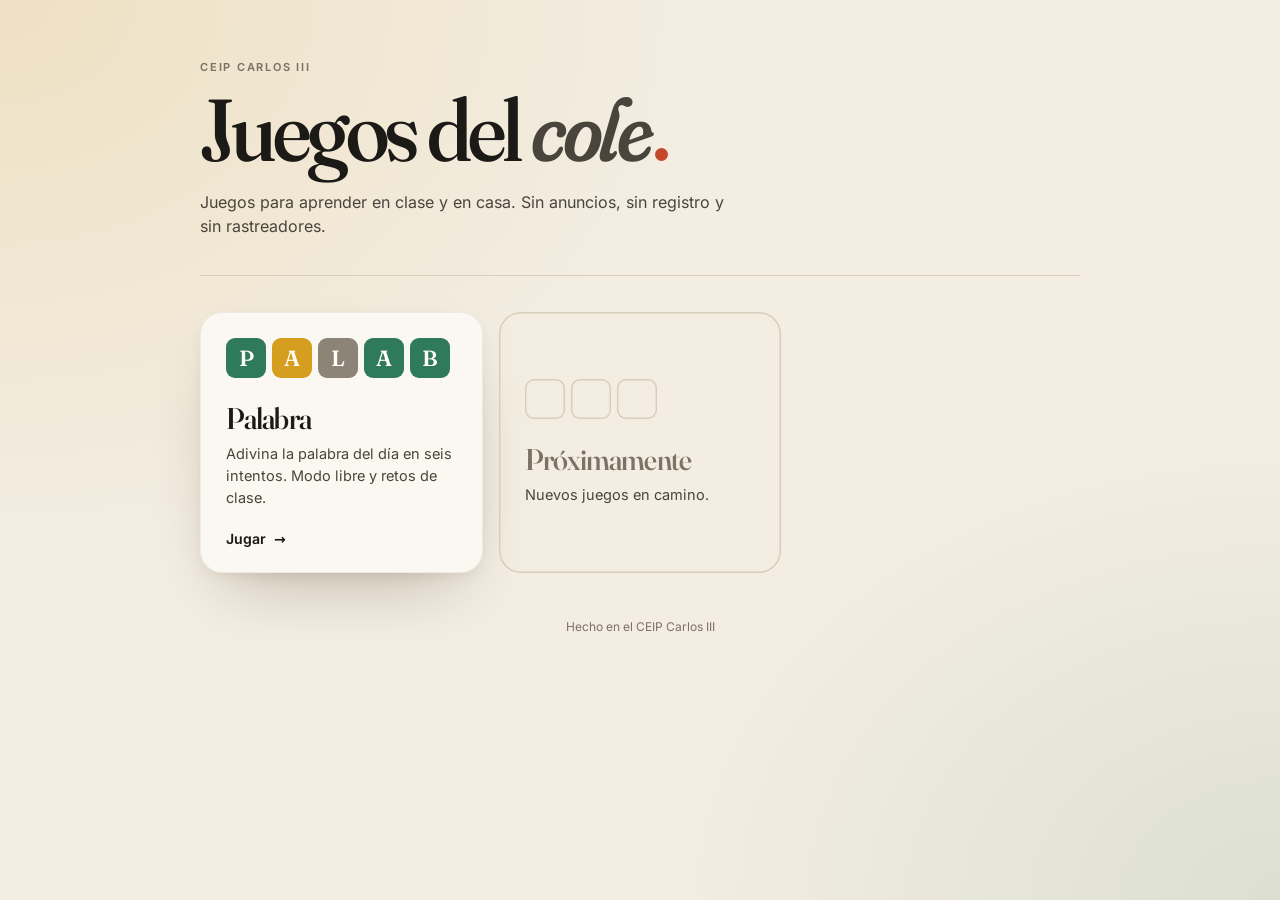
<file: index.html>
<!doctype html>
<html lang="es">
<head>
  <meta charset="utf-8">
  <meta name="viewport" content="width=device-width, initial-scale=1, viewport-fit=cover">
  <title>Juegos · CEIP Carlos III</title>
  <meta name="description" content="Los juegos del CEIP Carlos III. Sin anuncios, sin registro.">
  <meta name="theme-color" content="#F3EDE2" media="(prefers-color-scheme: light)">
  <meta name="theme-color" content="#11100E" media="(prefers-color-scheme: dark)">
  <link rel="icon" href="palabra/assets/icon.svg" type="image/svg+xml">
  <style>
    @font-face { font-family: "Fraunces"; src: url("palabra/assets/fonts/fraunces-latin-full-normal.woff2") format("woff2"); font-weight: 100 900; font-display: swap; }
    @font-face { font-family: "Fraunces"; src: url("palabra/assets/fonts/fraunces-latin-full-italic.woff2") format("woff2"); font-weight: 100 900; font-style: italic; font-display: swap; }
    @font-face { font-family: "Inter"; src: url("palabra/assets/fonts/inter-latin-wght-normal.woff2") format("woff2"); font-weight: 100 900; font-display: swap; }

    :root {
      --bg: #F3EDE2; --surface: #FBF8F2; --ink: #1C1A16; --ink-2: #4A453C; --muted: #7B7366; --line: #D8CEBC;
      --correct: #2F7A58; --present: #D69E1E; --absent: #8C8577; --accent: #C4492B;
      --shadow: 0 30px 70px -30px rgba(58, 44, 20, .35), 0 6px 18px -8px rgba(58, 44, 20, .15);
      --ease: cubic-bezier(.2, .8, .2, 1);
      color-scheme: light;
    }
    @media (prefers-color-scheme: dark) {
      :root {
        --bg: #11100E; --surface: #1B1A17; --ink: #F2ECE0; --ink-2: #CFC7B8; --muted: #8E8676; --line: #2C2A25;
        --correct: #3A9068; --present: #D2A02C; --absent: #36332E; --accent: #E0694A;
        --shadow: 0 30px 70px -30px rgba(0, 0, 0, .8), 0 6px 18px -8px rgba(0, 0, 0, .5);
        color-scheme: dark;
      }
    }
    * { box-sizing: border-box; }
    body {
      margin: 0; min-height: 100vh; min-height: 100dvh;
      background: radial-gradient(90vmax 70vmax at 0% 0%, color-mix(in srgb, var(--present) 16%, transparent), transparent 60%),
                  radial-gradient(80vmax 60vmax at 100% 100%, color-mix(in srgb, var(--correct) 12%, transparent), transparent 60%),
                  var(--bg);
      color: var(--ink); font-family: "Inter", system-ui, sans-serif; -webkit-font-smoothing: antialiased;
      padding: max(20px, env(safe-area-inset-top)) 16px 40px;
    }
    main { max-width: 880px; margin: 0 auto; }
    header { padding: 40px 0 36px; border-bottom: 1px solid var(--line); margin-bottom: 36px; animation: rise .9s var(--ease) both; }
    .eyebrow { margin: 0 0 14px; font-size: 11px; font-weight: 640; letter-spacing: .16em; text-transform: uppercase; color: var(--muted); }
    h1 {
      margin: 0; font-family: "Fraunces", Georgia, serif; font-weight: 520;
      font-size: clamp(44px, 11vw, 88px); line-height: .95; letter-spacing: -.04em;
      font-variation-settings: "opsz" 144, "SOFT" 40;
    }
    h1 em { font-style: italic; color: var(--ink-2); font-variation-settings: "opsz" 144, "SOFT" 100, "WONK" 1; }
    h1 em::after { content: ""; display: inline-block; width: .15em; height: .15em; border-radius: 50%; background: var(--accent); margin-left: .05em; }
    .lead { margin: 18px 0 0; max-width: 34em; font-size: 16px; line-height: 1.55; color: var(--ink-2); }

    .grid { display: grid; grid-template-columns: repeat(auto-fill, minmax(260px, 1fr)); gap: 16px; }
    .card {
      position: relative; display: flex; flex-direction: column; gap: 22px;
      padding: 26px; border-radius: 22px; min-height: 250px;
      background: var(--surface); color: inherit; text-decoration: none;
      box-shadow: var(--shadow), inset 0 0 0 1px color-mix(in srgb, var(--ink) 6%, transparent);
      transition: transform .5s var(--ease), box-shadow .5s var(--ease);
      animation: rise .9s var(--ease) both; animation-delay: calc(var(--i, 0) * 90ms + 150ms);
    }
    a.card:hover { transform: translateY(-4px); }
    a.card:focus-visible { outline: 2px solid var(--ink); outline-offset: 4px; }
    .tiles { display: flex; gap: 6px; }
    .tiles span {
      width: 40px; height: 40px; border-radius: 9px; display: grid; place-items: center;
      font-family: "Fraunces", Georgia, serif; font-weight: 600; font-size: 22px; color: #FFFDF8;
      transition: transform .6s var(--ease); transition-delay: calc(var(--j) * 50ms);
    }
    a.card:hover .tiles span { transform: translateY(-4px) rotate(-3deg); }
    .c { background: var(--correct); } .p { background: var(--present); } .a { background: var(--absent); }
    .card h2 { margin: 0; font-family: "Fraunces", Georgia, serif; font-weight: 540; font-size: 30px; letter-spacing: -.03em; font-variation-settings: "opsz" 144; }
    .card p { margin: 6px 0 0; font-size: 14.5px; line-height: 1.5; color: var(--ink-2); }
    .go { margin-top: auto; display: inline-flex; align-items: center; gap: 8px; font-size: 14px; font-weight: 640; }
    .go i { font-style: normal; transition: transform .4s var(--ease); }
    a.card:hover .go i { transform: translateX(4px); }
    .soon { background: transparent; box-shadow: inset 0 0 0 1.5px var(--line); border: 0; justify-content: center; align-items: flex-start; }
    .soon .tiles span { background: transparent; box-shadow: inset 0 0 0 1.5px var(--line); }
    .soon h2 { color: var(--muted); }
    footer { margin-top: 44px; font-size: 12px; color: var(--muted); text-align: center; line-height: 1.6; }
    @keyframes rise { from { opacity: 0; transform: translateY(16px); } to { opacity: 1; transform: none; } }
    @media (prefers-reduced-motion: reduce) { *, *::before, *::after { animation: none !important; transition: none !important; } }
  </style>
</head>
<body>
  <main>
    <header>
      <p class="eyebrow">CEIP Carlos III</p>
      <h1>Juegos del <em>cole</em></h1>
      <p class="lead">Juegos para aprender en clase y en casa. Sin anuncios, sin registro y sin rastreadores.</p>
    </header>

    <div class="grid">
      <a class="card" href="palabra/" style="--i:0">
        <div class="tiles" aria-hidden="true"><span class="c" style="--j:0">P</span><span class="p" style="--j:1">A</span><span class="a" style="--j:2">L</span><span class="c" style="--j:3">A</span><span class="c" style="--j:4">B</span></div>
        <div>
          <h2>Palabra</h2>
          <p>Adivina la palabra del día en seis intentos. Modo libre y retos de clase.</p>
        </div>
        <span class="go">Jugar <i aria-hidden="true">→</i></span>
      </a>
      <div class="card soon" style="--i:1" aria-label="Próximamente">
        <div class="tiles" aria-hidden="true"><span></span><span></span><span></span></div>
        <div>
          <h2>Próximamente</h2>
          <p>Nuevos juegos en camino.</p>
        </div>
      </div>
    </div>

    <footer>Hecho en el CEIP Carlos III</footer>
  </main>
</body>
</html>
</file>
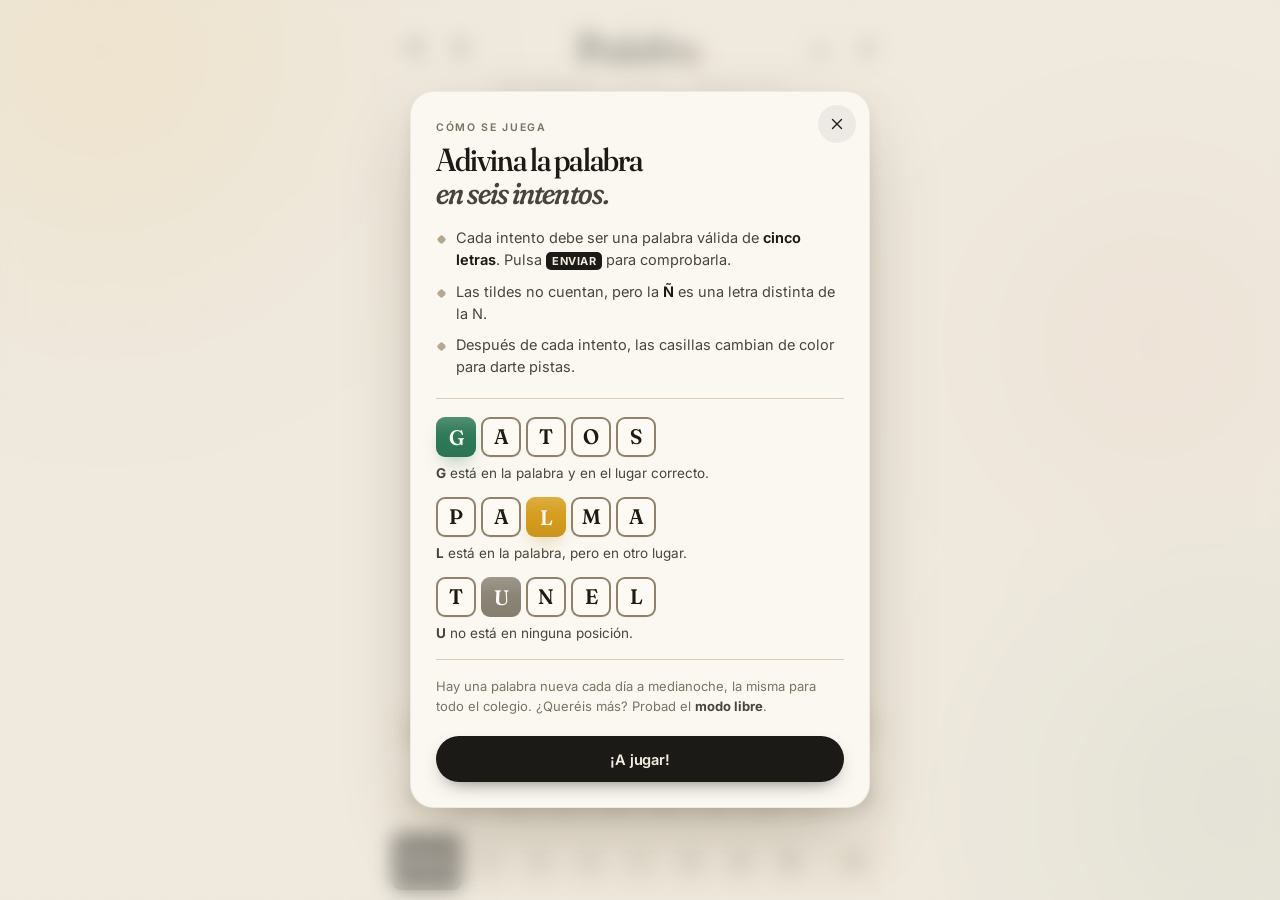
<file: palabra/index.html>
<!doctype html>
<html lang="es" data-theme="auto">
<head>
  <meta charset="utf-8">
  <meta name="viewport" content="width=device-width, initial-scale=1, viewport-fit=cover, interactive-widget=resizes-content">
  <title>Palabra · CEIP Carlos III</title>
  <meta name="description" content="La palabra del día del CEIP Carlos III. Adivina la palabra oculta en seis intentos. Sin anuncios, sin registro.">
  <meta name="theme-color" content="#F3EDE2" media="(prefers-color-scheme: light)">
  <meta name="theme-color" content="#11100E" media="(prefers-color-scheme: dark)">
  <link rel="manifest" href="manifest.webmanifest">
  <link rel="icon" href="assets/icon.svg" type="image/svg+xml">
  <link rel="apple-touch-icon" href="assets/icon-192.png">
  <link rel="preload" href="assets/fonts/fraunces-latin-full-normal.woff2" as="font" type="font/woff2" crossorigin>
  <link rel="preload" href="assets/fonts/inter-latin-wght-normal.woff2" as="font" type="font/woff2" crossorigin>
  <link rel="stylesheet" href="css/styles.css">
</head>
<body>
  <div class="grain" aria-hidden="true"></div>
  <div class="aura" aria-hidden="true"><i></i><i></i><i></i></div>

  <div class="app" id="app">
    <header class="top">
      <div class="top-left">
        <button class="icon-btn" id="btn-help" aria-label="Cómo se juega" data-tip="Cómo se juega">
          <svg viewBox="0 0 24 24" aria-hidden="true"><circle cx="12" cy="12" r="9.25"/><path d="M9.6 9.3a2.5 2.5 0 1 1 3.4 2.3c-.6.3-1 .8-1 1.5v.6"/><circle cx="12" cy="16.9" r=".4" class="fill"/></svg>
        </button>
        <button class="icon-btn" id="btn-rank" aria-label="Ranking de clases" data-tip="Ranking de clases" hidden>
          <svg viewBox="0 0 24 24" aria-hidden="true"><path d="M7.5 4.5h9v4.8a4.5 4.5 0 0 1-9 0z"/><path d="M7.5 6.5H4.8a.3.3 0 0 0-.3.3c0 2 1.3 3.7 3.3 4M16.5 6.5h2.7a.3.3 0 0 1 .3.3c0 2-1.3 3.7-3.3 4M12 13.8v3.4M8.5 19.5h7M9.8 17.2h4.4"/></svg>
        </button>
      </div>

      <h1 class="brand" aria-label="Palabra">
        <span class="brand-word" aria-hidden="true"><span>P</span><span>a</span><span>l</span><span>a</span><span>b</span><span>r</span><span>a</span></span>
      </h1>

      <div class="top-right">
        <button class="icon-btn" id="btn-stats" aria-label="Estadísticas" data-tip="Estadísticas">
          <svg viewBox="0 0 24 24" aria-hidden="true"><path d="M5 19.5V13M10 19.5V6.5M15 19.5v-9M20 19.5v-4"/></svg>
        </button>
        <button class="icon-btn" id="btn-settings" aria-label="Ajustes" data-tip="Ajustes">
          <svg viewBox="0 0 24 24" aria-hidden="true"><path d="M4 7h10M18 7h2M4 17h4M12 17h8"/><circle cx="16" cy="7" r="2"/><circle cx="10" cy="17" r="2"/></svg>
        </button>
      </div>
    </header>

    <div class="dateline" aria-live="off">
      <span class="dl-school">CEIP Carlos III</span>
      <span class="dl-sep dl-sep1" aria-hidden="true"></span>
      <span id="dl-number">Nº 001</span>
      <span class="dl-sep" aria-hidden="true"></span>
      <span id="dl-date">—</span>
    </div>

    <nav class="modes" role="tablist" aria-label="Modo de juego">
      <button role="tab" id="tab-daily" class="mode is-active" aria-selected="true" data-mode="daily">Palabra del día</button>
      <button role="tab" id="tab-free" class="mode" aria-selected="false" data-mode="free">Modo libre</button>
      <span class="mode-pill" aria-hidden="true"></span>
    </nav>

    <div class="banner" id="banner" hidden></div>

    <main class="stage" id="stage">
      <div class="board" id="board" role="grid" aria-label="Tablero: seis intentos de cinco letras"></div>
    </main>

    <div class="keyboard" id="keyboard" aria-label="Teclado" role="group"></div>
  </div>

  <div class="toasts" id="toasts" popover="manual" role="status" aria-live="polite" aria-atomic="false"></div>
  <div class="sr-only" id="sr" aria-live="assertive"></div>
  <canvas class="confetti" id="confetti" aria-hidden="true"></canvas>

  <!-- AYUDA -->
  <dialog class="sheet" id="dlg-help" aria-labelledby="help-title">
    <div class="sheet-inner" tabindex="-1" autofocus>
      <button class="close" data-close aria-label="Cerrar"><svg viewBox="0 0 24 24" aria-hidden="true"><path d="M6 6l12 12M18 6 6 18"/></svg></button>
      <p class="eyebrow">Cómo se juega</p>
      <h2 id="help-title" class="display">Adivina la palabra<br><em>en seis intentos.</em></h2>
      <ul class="rules">
        <li>Cada intento debe ser una palabra válida de <strong>cinco letras</strong>. Pulsa <kbd>Enviar</kbd> para comprobarla.</li>
        <li>Las tildes no cuentan, pero la <strong>Ñ</strong> es una letra distinta de la N.</li>
        <li>Después de cada intento, las casillas cambian de color para darte pistas.</li>
      </ul>
      <div class="examples">
        <div class="ex">
          <div class="ex-row" data-example="0"></div>
          <p><strong>G</strong> está en la palabra y en el lugar correcto.</p>
        </div>
        <div class="ex">
          <div class="ex-row" data-example="1"></div>
          <p><strong>L</strong> está en la palabra, pero en otro lugar.</p>
        </div>
        <div class="ex">
          <div class="ex-row" data-example="2"></div>
          <p><strong>U</strong> no está en ninguna posición.</p>
        </div>
      </div>
      <p class="fine">Hay una palabra nueva cada día a medianoche, la misma para todo el colegio. ¿Queréis más? Probad el <strong>modo libre</strong>.</p>
      <button class="btn primary wide" data-close>¡A jugar!</button>
    </div>
  </dialog>

  <!-- ESTADÍSTICAS / FINAL -->
  <dialog class="sheet" id="dlg-stats" aria-labelledby="stats-title">
    <div class="sheet-inner" tabindex="-1" autofocus>
      <button class="close" data-close aria-label="Cerrar"><svg viewBox="0 0 24 24" aria-hidden="true"><path d="M6 6l12 12M18 6 6 18"/></svg></button>

      <section class="result" id="result" hidden>
        <p class="eyebrow" id="result-eyebrow">La palabra era</p>
        <div class="reveal-word" id="reveal-word"></div>
        <p class="result-line" id="result-line"></p>
        <div class="result-actions">
          <a class="btn ghost" id="rae-link" href="#" target="_blank" rel="noopener">Ver en el diccionario ↗</a>
        </div>
        <div class="rank-note" id="rank-note" hidden></div>
      </section>

      <div id="stats-block">
      <p class="eyebrow" id="stats-title">Tus estadísticas</p>
      <div class="stats">
        <div class="stat"><b id="st-played">0</b><span>Jugadas</span></div>
        <div class="stat"><b id="st-win">0</b><span>% Aciertos</span></div>
        <div class="stat"><b id="st-streak">0</b><span>Racha</span></div>
        <div class="stat"><b id="st-max">0</b><span>Mejor racha</span></div>
      </div>

      <p class="eyebrow">Distribución de intentos</p>
      <ol class="dist" id="dist"></ol>
      </div>

      <div class="footer-row" id="stats-footer">
        <div class="countdown" id="countdown-wrap">
          <span class="eyebrow">Siguiente palabra en</span>
          <time id="countdown">--:--:--</time>
        </div>
        <div class="footer-actions">
          <button class="btn primary" id="btn-share">
            <svg viewBox="0 0 24 24" aria-hidden="true"><path d="M12 15V3.5M7.5 8 12 3.5 16.5 8M5 12.5v6A1.5 1.5 0 0 0 6.5 20h11a1.5 1.5 0 0 0 1.5-1.5v-6"/></svg>
            Compartir
          </button>
          <button class="btn ghost" id="btn-play-free">Modo libre →</button>
        </div>
      </div>
    </div>
  </dialog>

  <!-- RANKING -->
  <dialog class="sheet" id="dlg-rank" aria-labelledby="rank-title">
    <div class="sheet-inner" tabindex="-1" autofocus>
      <button class="close" data-close aria-label="Cerrar"><svg viewBox="0 0 24 24" aria-hidden="true"><path d="M6 6l12 12M18 6 6 18"/></svg></button>
      <p class="eyebrow">CEIP Carlos III</p>
      <h2 id="rank-title" class="display">Ranking <em>de clases</em></h2>
      <div class="seg rank-seg" id="rank-seg" role="radiogroup" aria-label="Periodo">
        <button role="radio" data-period="semana">Esta semana</button>
        <button role="radio" data-period="mes">Este mes</button>
        <button role="radio" data-period="curso">Curso</button>
      </div>
      <ol class="rank-list" id="rank-list" aria-live="polite"></ol>
      <p class="fine rank-help">Cada palabra del día acertada suma puntos para tu clase: <strong>6</strong> a la primera, <strong>5</strong> a la segunda… y <strong>1</strong> en el sexto intento. ¡Cuantos más jugáis, más sumáis!</p>
    </div>
  </dialog>

  <!-- AJUSTES -->
  <dialog class="sheet" id="dlg-settings" aria-labelledby="settings-title">
    <div class="sheet-inner" tabindex="-1" autofocus>
      <button class="close" data-close aria-label="Cerrar"><svg viewBox="0 0 24 24" aria-hidden="true"><path d="M6 6l12 12M18 6 6 18"/></svg></button>
      <p class="eyebrow">Preferencias</p>
      <h2 id="settings-title" class="display">Ajustes</h2>

      <div class="settings">
        <div class="setting" id="setting-class" hidden>
          <div><strong>Tu clase</strong><span>Tus aciertos suman puntos para el ranking de clases.</span></div>
          <select class="select class-select" id="opt-class" aria-label="Tu clase"></select>
        </div>
        <div class="setting">
          <div><strong>Tema</strong><span>Claro, oscuro o el del dispositivo.</span></div>
          <div class="seg" id="theme-seg" role="radiogroup" aria-label="Tema">
            <button role="radio" data-theme-opt="light">Claro</button>
            <button role="radio" data-theme-opt="auto">Auto</button>
            <button role="radio" data-theme-opt="dark">Oscuro</button>
          </div>
        </div>
        <label class="setting">
          <div><strong>Modo difícil</strong><span>Las pistas reveladas deben usarse en los siguientes intentos.</span></div>
          <input type="checkbox" class="switch" id="opt-hard">
        </label>
        <label class="setting">
          <div><strong>Alto contraste</strong><span>Colores naranja y azul, pensados para daltonismo.</span></div>
          <input type="checkbox" class="switch" id="opt-contrast">
        </label>
        <label class="setting">
          <div><strong>Modo pizarra</strong><span>Todo más grande, ideal para la pantalla digital del aula.</span></div>
          <input type="checkbox" class="switch" id="opt-board">
        </label>
        <label class="setting">
          <div><strong>Sonido</strong><span>Suaves efectos al escribir y descubrir letras.</span></div>
          <input type="checkbox" class="switch" id="opt-sound">
        </label>
      </div>

      <div class="challenge">
        <p class="eyebrow">Para el profesorado</p>
        <h3 class="display small">Crea un reto para tu clase</h3>
        <p class="fine">Escribe una palabra de cinco letras y comparte el enlace. La palabra viaja cifrada: nadie la verá en la dirección.</p>
        <form class="challenge-form" id="challenge-form" autocomplete="off">
          <input id="challenge-input" maxlength="5" placeholder="p. ej. TIZAS" aria-label="Palabra del reto" spellcheck="false" autocapitalize="characters">
          <button class="btn primary" type="submit">Crear enlace</button>
        </form>
        <div class="challenge-out" id="challenge-out" hidden>
          <input id="challenge-url" readonly aria-label="Enlace del reto">
          <button class="btn ghost" id="challenge-copy" type="button">Copiar</button>
        </div>
      </div>

      <p class="colophon">Hecho en el CEIP Carlos III, sin anuncios ni rastreadores. Funciona sin conexión.<br>Tus datos se guardan solo en este dispositivo.</p>
    </div>
  </dialog>

  <noscript><p class="noscript">Palabra necesita JavaScript para funcionar.</p></noscript>

  <script src="js/words.js"></script>
  <script src="js/dict.js"></script>
  <script src="js/config.js"></script>
  <script src="js/app.js"></script>
</body>
</html>
</file>
<file: palabra/css/styles.css>
/* ==========================================================================
   Palabra · CEIP Carlos III
   ========================================================================== */

@font-face {
  font-family: "Fraunces";
  src: url("../assets/fonts/fraunces-latin-full-normal.woff2") format("woff2");
  font-weight: 100 900;
  font-style: normal;
  font-display: swap;
}
@font-face {
  font-family: "Fraunces";
  src: url("../assets/fonts/fraunces-latin-full-italic.woff2") format("woff2");
  font-weight: 100 900;
  font-style: italic;
  font-display: swap;
}
@font-face {
  font-family: "Inter";
  src: url("../assets/fonts/inter-latin-wght-normal.woff2") format("woff2");
  font-weight: 100 900;
  font-style: normal;
  font-display: swap;
}

/* ---------- Tokens ---------- */
:root {
  --bg: #F3EDE2;
  --bg-2: #EAE2D3;
  --surface: #FBF8F2;
  --ink: #1C1A16;
  --ink-2: #4A453C;
  --muted: #7B7366;
  --line: #D8CEBC;
  --line-strong: #B4A892;

  --tile-bg: rgba(255, 252, 245, .55);
  --tile-border: #D3C8B5;
  --tile-filled: #8F826C;

  --correct: #2F7A58;
  --correct-2: #25654A;
  --present: #D69E1E;
  --present-2: #B98614;
  --absent: #8C8577;
  --absent-2: #7A7366;
  --on-color: #FFFDF8;

  --key: #E3DACA;
  --key-hover: #D9CFBC;
  --key-ink: #1C1A16;

  --accent: #C4492B;
  --pill: #FBF8F2;
  --aura-1: rgba(214, 158, 30, .20);
  --aura-2: rgba(47, 122, 88, .14);
  --aura-3: rgba(196, 73, 43, .10);

  --shadow-lg: 0 30px 80px -20px rgba(58, 44, 20, .35), 0 8px 24px -8px rgba(58, 44, 20, .18);
  --shadow-tile: inset 0 1px 0 rgba(255, 255, 255, .6), 0 1px 0 rgba(58, 44, 20, .04);
  --grain-opacity: .07;

  --ease-out: cubic-bezier(.2, .8, .2, 1);
  --ease-spring: cubic-bezier(.34, 1.56, .64, 1);
  --font-display: "Fraunces", "Iowan Old Style", "Palatino Linotype", Georgia, serif;
  --font-ui: "Inter", system-ui, -apple-system, "Segoe UI", Roboto, sans-serif;

  --radius: 12px;
  --gap: 7px;
  --maxw: 520px;
  color-scheme: light;
}

:root[data-theme="dark"] {
  --bg: #11100E;
  --bg-2: #191815;
  --surface: #1B1A17;
  --ink: #F2ECE0;
  --ink-2: #CFC7B8;
  --muted: #8E8676;
  --line: #2C2A25;
  --line-strong: #4A463E;
  --tile-bg: rgba(255, 250, 240, .025);
  --tile-border: #34312B;
  --tile-filled: #6C655A;
  --correct: #3A9068;
  --correct-2: #2F7A58;
  --present: #D2A02C;
  --present-2: #B38620;
  --absent: #36332E;
  --absent-2: #2E2B27;
  --on-color: #FFFDF8;
  --key: #2A2824;
  --key-hover: #35322D;
  --key-ink: #F2ECE0;
  --accent: #E0694A;
  --pill: #37342F;
  --aura-1: rgba(210, 160, 44, .10);
  --aura-2: rgba(58, 144, 104, .10);
  --aura-3: rgba(224, 105, 74, .07);
  --shadow-lg: 0 30px 80px -20px rgba(0, 0, 0, .7), 0 8px 24px -8px rgba(0, 0, 0, .5);
  --shadow-tile: inset 0 1px 0 rgba(255, 255, 255, .03);
  --grain-opacity: .05;
  color-scheme: dark;
}
@media (prefers-color-scheme: dark) {
  :root[data-theme="auto"] {
    --bg: #11100E;
    --bg-2: #191815;
    --surface: #1B1A17;
    --ink: #F2ECE0;
    --ink-2: #CFC7B8;
    --muted: #8E8676;
    --line: #2C2A25;
    --line-strong: #4A463E;
    --tile-bg: rgba(255, 250, 240, .025);
    --tile-border: #34312B;
    --tile-filled: #6C655A;
    --correct: #3A9068;
    --correct-2: #2F7A58;
    --present: #D2A02C;
    --present-2: #B38620;
    --absent: #36332E;
    --absent-2: #2E2B27;
    --on-color: #FFFDF8;
    --key: #2A2824;
    --key-hover: #35322D;
    --key-ink: #F2ECE0;
    --accent: #E0694A;
  --pill: #37342F;
    --aura-1: rgba(210, 160, 44, .10);
    --aura-2: rgba(58, 144, 104, .10);
    --aura-3: rgba(224, 105, 74, .07);
    --shadow-lg: 0 30px 80px -20px rgba(0, 0, 0, .7), 0 8px 24px -8px rgba(0, 0, 0, .5);
    --shadow-tile: inset 0 1px 0 rgba(255, 255, 255, .03);
    --grain-opacity: .05;
    color-scheme: dark;
  }
}

/* Alto contraste (daltonismo) */
:root.hc {
  --correct: #E8672C;
  --correct-2: #C9551F;
  --present: #3C8FD9;
  --present-2: #2F76B6;
}

/* ---------- Base ---------- */
*, *::before, *::after { box-sizing: border-box; }
html { -webkit-text-size-adjust: 100%; text-size-adjust: 100%; }
html, body { height: 100%; }
body {
  margin: 0;
  background: var(--bg);
  color: var(--ink);
  font-family: var(--font-ui);
  font-feature-settings: "ss01", "cv11";
  -webkit-font-smoothing: antialiased;
  -moz-osx-font-smoothing: grayscale;
  overflow: hidden;
  overscroll-behavior: none;
  -webkit-tap-highlight-color: transparent;
  transition: background-color .5s var(--ease-out), color .5s var(--ease-out);
}
button { font: inherit; color: inherit; }
svg { display: block; }
.sr-only {
  position: absolute; width: 1px; height: 1px; padding: 0; margin: -1px;
  overflow: hidden; clip: rect(0 0 0 0); white-space: nowrap; border: 0;
}
:focus-visible { outline: 2px solid var(--ink); outline-offset: 3px; border-radius: 8px; }
::selection { background: var(--present); color: var(--ink); }

/* ---------- Ambient ---------- */
.grain {
  position: fixed; inset: -50%;
  pointer-events: none; z-index: 0;
  opacity: var(--grain-opacity);
  background-image: url("data:image/svg+xml,%3Csvg xmlns='http://www.w3.org/2000/svg' width='220' height='220'%3E%3Cfilter id='n'%3E%3CfeTurbulence type='fractalNoise' baseFrequency='.85' numOctaves='3' stitchTiles='stitch'/%3E%3CfeColorMatrix values='0 0 0 0 0  0 0 0 0 0  0 0 0 0 0  0 0 0 1 0'/%3E%3C/filter%3E%3Crect width='100%25' height='100%25' filter='url(%23n)'/%3E%3C/svg%3E");
  mix-blend-mode: multiply;
}
:root[data-theme="dark"] .grain { mix-blend-mode: screen; filter: invert(1); }
@media (prefers-color-scheme: dark) { :root[data-theme="auto"] .grain { mix-blend-mode: screen; filter: invert(1); } }

.aura { position: fixed; inset: 0; z-index: 0; pointer-events: none; overflow: hidden; }
.aura i {
  position: absolute; border-radius: 50%;
  filter: blur(60px);
  animation: drift 26s ease-in-out infinite alternate;
}
.aura i:nth-child(1) { width: 60vmax; height: 60vmax; left: -22vmax; top: -26vmax; background: radial-gradient(circle, var(--aura-1), transparent 65%); }
.aura i:nth-child(2) { width: 55vmax; height: 55vmax; right: -24vmax; bottom: -20vmax; background: radial-gradient(circle, var(--aura-2), transparent 65%); animation-duration: 32s; animation-delay: -8s; }
.aura i:nth-child(3) { width: 40vmax; height: 40vmax; right: -10vmax; top: 10vh; background: radial-gradient(circle, var(--aura-3), transparent 65%); animation-duration: 38s; animation-delay: -16s; }
@keyframes drift {
  0% { transform: translate3d(0, 0, 0) scale(1); }
  50% { transform: translate3d(4vmax, 3vmax, 0) scale(1.08); }
  100% { transform: translate3d(-3vmax, 5vmax, 0) scale(.96); }
}

/* ---------- Layout ---------- */
.app {
  position: relative; z-index: 1;
  height: 100vh; height: 100dvh;
  max-width: var(--maxw);
  margin: 0 auto;
  display: flex;
  flex-direction: column;
  padding: env(safe-area-inset-top) max(12px, env(safe-area-inset-right)) env(safe-area-inset-bottom) max(12px, env(safe-area-inset-left));
}

.top {
  display: grid;
  grid-template-columns: 1fr auto 1fr;
  align-items: center;
  padding: 14px 0 6px;
}
.top-right { display: flex; justify-content: flex-end; gap: 2px; }

.icon-btn {
  position: relative;
  width: 44px; height: 44px;
  display: grid; place-items: center;
  background: transparent; border: 0; border-radius: 50%;
  cursor: pointer;
  color: var(--ink);
  transition: background-color .25s var(--ease-out), transform .25s var(--ease-out);
}
.icon-btn svg { width: 23px; height: 23px; fill: none; stroke: currentColor; stroke-width: 1.6; stroke-linecap: round; stroke-linejoin: round; }
.icon-btn svg .fill { fill: currentColor; }
.icon-btn:hover { background: color-mix(in srgb, var(--ink) 7%, transparent); }
.icon-btn:active { transform: scale(.92); }
@media (hover: hover) {
  .icon-btn[data-tip]::after {
    content: attr(data-tip);
    position: absolute; top: calc(100% + 4px); left: 50%;
    transform: translate(-50%, -4px);
    padding: 5px 9px; border-radius: 7px;
    background: var(--ink); color: var(--bg);
    font-size: 11.5px; font-weight: 500; letter-spacing: .01em; white-space: nowrap;
    opacity: 0; pointer-events: none;
    transition: opacity .2s, transform .2s var(--ease-out);
    z-index: 5;
  }
  .icon-btn[data-tip]:hover::after { opacity: 1; transform: translate(-50%, 0); transition-delay: .35s; }
}

.brand {
  margin: 0;
  font-family: var(--font-display);
  font-weight: 560;
  font-size: clamp(30px, 8.4vw, 40px);
  line-height: 1;
  letter-spacing: -.035em;
  font-variation-settings: "opsz" 144, "SOFT" 60, "WONK" 1;
  font-style: italic;
  user-select: none;
}
.brand-word { display: inline-flex; }
.brand-word span {
  display: inline-block;
  animation: rise .9s var(--ease-out) both;
  animation-delay: calc(var(--i, 0) * 45ms + 80ms);
}
.brand-word span:first-child { font-style: normal; font-variation-settings: "opsz" 144, "SOFT" 100, "WONK" 0; font-weight: 640; padding-right: .02em; }
.brand-word span:last-child::after {
  content: ""; display: inline-block;
  width: .17em; height: .17em; border-radius: 50%;
  background: var(--accent);
  margin-left: .04em;
  transform: translateY(-.02em);
}
@keyframes rise {
  from { opacity: 0; transform: translateY(.45em) rotate(4deg); filter: blur(4px); }
  to { opacity: 1; transform: none; filter: none; }
}

.dateline {
  display: flex; align-items: center; justify-content: center; gap: 10px;
  padding: 6px 0 10px;
  font-size: 10.5px; font-weight: 560;
  letter-spacing: .13em; text-transform: uppercase;
  color: var(--muted);
  border-bottom: 1px solid var(--line);
  white-space: nowrap;
  overflow: hidden;
  font-variant-numeric: tabular-nums;
  animation: fade 1s .35s var(--ease-out) both;
}
.dl-school { color: var(--ink-2); }
.dl-sep { width: 3px; height: 3px; border-radius: 50%; background: var(--line-strong); flex: none; }
@keyframes fade { from { opacity: 0; } to { opacity: 1; } }

/* Modos */
.modes {
  position: relative;
  display: grid; grid-template-columns: 1fr 1fr;
  width: min(300px, 100%);
  margin: 12px auto 0;
  padding: 3px;
  border-radius: 999px;
  background: color-mix(in srgb, var(--ink) 6%, transparent);
  box-shadow: inset 0 0 0 1px color-mix(in srgb, var(--ink) 4%, transparent);
  animation: fade 1s .45s var(--ease-out) both;
}
.mode {
  position: relative; z-index: 1;
  border: 0; background: none; cursor: pointer;
  padding: 7px 10px;
  font-size: 13px; font-weight: 560; letter-spacing: -.005em;
  color: var(--muted);
  border-radius: 999px;
  transition: color .35s var(--ease-out);
}
.mode.is-active { color: var(--ink); }
.mode-pill {
  position: absolute; z-index: 0;
  top: 3px; bottom: 3px; left: 3px;
  width: calc(50% - 3px);
  border-radius: 999px;
  background: var(--pill);
  box-shadow: 0 1px 2px rgba(0, 0, 0, .08), 0 4px 14px -4px rgba(0, 0, 0, .12);
  transition: transform .5s var(--ease-spring);
}
.modes[data-mode="free"] .mode-pill { transform: translateX(100%); }
.modes[data-mode="none"] .mode-pill { opacity: 0; }

.banner {
  align-self: center;
  margin: 10px auto 0;
  padding: 6px 12px 6px 10px;
  border-radius: 999px;
  font-size: 12.5px; font-weight: 520;
  color: var(--ink-2);
  background: color-mix(in srgb, var(--present) 16%, transparent);
  box-shadow: inset 0 0 0 1px color-mix(in srgb, var(--present) 30%, transparent);
  display: flex; align-items: center; gap: 8px;
  max-width: 100%;
}
.banner[hidden] { display: none; }
.banner b { font-weight: 650; color: var(--ink); }
.banner .dot { width: 7px; height: 7px; border-radius: 50%; background: var(--present); box-shadow: 0 0 0 4px color-mix(in srgb, var(--present) 25%, transparent); flex: none; }
.banner button { border: 0; background: none; cursor: pointer; text-decoration: underline; text-underline-offset: 2px; color: var(--ink); font-weight: 600; font-size: 12.5px; padding: 0; }

/* ---------- Tablero ---------- */
.stage {
  flex: 1 1 auto;
  min-height: 0;
  display: grid; place-items: center;
  container-type: size;
  padding: 14px 0;
}
.board {
  --tile: min(68px, calc((100cqw - 4 * var(--gap)) / 5), calc((100cqh - 5 * var(--gap)) / 6));
  display: grid;
  grid-template-rows: repeat(6, var(--tile));
  gap: var(--gap);
  perspective: 1200px;
}
.row {
  display: grid;
  grid-template-columns: repeat(5, var(--tile));
  gap: var(--gap);
}
.row.shake { animation: shake .5s cubic-bezier(.36, .07, .19, .97); }
@keyframes shake {
  10%, 90% { transform: translateX(-1px); }
  20%, 80% { transform: translateX(3px); }
  30%, 50%, 70% { transform: translateX(-6px); }
  40%, 60% { transform: translateX(6px); }
}

.tile {
  position: relative;
  width: var(--tile); height: var(--tile);
  transform-style: preserve-3d;
  animation: tileIn .7s var(--ease-out) both;
  animation-delay: calc(var(--r) * 45ms + var(--c) * 25ms + 250ms);
}
@keyframes tileIn { from { opacity: 0; transform: translateY(14px) scale(.94); } to { opacity: 1; transform: none; } }

.tile .face {
  position: absolute; inset: 0;
  display: grid; place-items: center;
  border-radius: var(--radius);
  backface-visibility: hidden;
  -webkit-backface-visibility: hidden;
  font-family: var(--font-display);
  font-weight: 600;
  font-size: calc(var(--tile) * .54);
  font-variation-settings: "opsz" 72, "SOFT" 50;
  line-height: 1;
  text-transform: uppercase;
  user-select: none;
}
.tile .front {
  background: var(--tile-bg);
  box-shadow: inset 0 0 0 1.5px var(--tile-border), var(--shadow-tile);
  color: var(--ink);
  transition: box-shadow .15s var(--ease-out);
}
.tile .back {
  transform: rotateX(180deg);
  color: var(--on-color);
  background: var(--absent);
}
.tile .back::before {
  content: ""; position: absolute; inset: 0; border-radius: inherit;
  background: linear-gradient(180deg, rgba(255, 255, 255, .16), rgba(255, 255, 255, 0) 45%, rgba(0, 0, 0, .06));
  pointer-events: none;
}
.tile[data-state="correct"] .back { background: var(--correct); box-shadow: 0 10px 22px -12px var(--correct-2); }
.tile[data-state="present"] .back { background: var(--present); box-shadow: 0 10px 22px -12px var(--present-2); }
.tile[data-state="absent"] .back { background: var(--absent); }

.tile.filled .front { box-shadow: inset 0 0 0 2px var(--tile-filled), var(--shadow-tile); }
.tile.pop .front { animation: pop .14s var(--ease-out); }
@keyframes pop { 0% { transform: scale(.9); } 55% { transform: scale(1.08); } 100% { transform: scale(1); } }

.tile.flip { animation: flip .62s var(--ease-out) both; animation-delay: var(--d, 0ms); }
.tile.revealed { transform: rotateX(180deg); animation: none; }
@keyframes flip {
  0% { transform: rotateX(0); }
  100% { transform: rotateX(180deg); }
}
.tile.win { animation: win .9s var(--ease-out) both; animation-delay: var(--d, 0ms); transform: rotateX(180deg); }
@keyframes win {
  0% { transform: rotateX(180deg) translateY(0); }
  30% { transform: rotateX(180deg) translateY(22px); }
  55% { transform: rotateX(180deg) translateY(-6px); }
  75% { transform: rotateX(180deg) translateY(3px); }
  100% { transform: rotateX(180deg) translateY(0); }
}

.row.current .tile:not(.filled) .front { box-shadow: inset 0 0 0 1.5px var(--tile-border), var(--shadow-tile); }
.row.current .tile.cursor .front::after {
  content: ""; position: absolute; bottom: 18%; left: 50%;
  width: 28%; height: 2px; border-radius: 2px;
  background: var(--ink);
  transform: translateX(-50%);
  animation: caret 1.1s steps(1) infinite;
  opacity: .5;
}
@keyframes caret { 50% { opacity: 0; } }

/* ---------- Teclado ---------- */
.keyboard {
  display: grid; gap: 7px;
  padding: 4px 0 max(10px, env(safe-area-inset-bottom));
  user-select: none;
  touch-action: manipulation;
  animation: kbIn .9s .5s var(--ease-out) both;
}
@keyframes kbIn { from { opacity: 0; transform: translateY(18px); } to { opacity: 1; transform: none; } }
.kb-row { display: flex; gap: 5px; justify-content: center; }
.key {
  --kc: var(--key);
  flex: 1 1 0; min-width: 0;
  height: clamp(48px, 7.4dvh, 58px);
  border: 0; border-radius: 9px; padding: 0;
  background: var(--kc);
  color: var(--key-ink);
  font-family: var(--font-ui);
  font-size: 15px; font-weight: 620;
  letter-spacing: .01em;
  cursor: pointer;
  display: grid; place-items: center;
  box-shadow: 0 1px 0 color-mix(in srgb, var(--ink) 10%, transparent), inset 0 1px 0 rgba(255, 255, 255, .25);
  transition: background-color .45s var(--ease-out), color .45s var(--ease-out), transform .12s var(--ease-out), box-shadow .2s;
  -webkit-user-select: none;
}
.key.wide { flex: 1.55 1 0; font-size: 12px; letter-spacing: .04em; text-transform: uppercase; font-weight: 650; }
.key svg { width: 22px; height: 22px; fill: none; stroke: currentColor; stroke-width: 1.7; stroke-linejoin: round; stroke-linecap: round; }
@media (hover: hover) { .key:hover { filter: brightness(.97); } }
.key:active, .key.pressed { transform: translateY(1px) scale(.95); box-shadow: none; }
.key[data-state="correct"] { --kc: var(--correct); color: var(--on-color); }
.key[data-state="present"] { --kc: var(--present); color: var(--on-color); }
.key[data-state="absent"] { --kc: var(--absent); color: var(--on-color); }
:root[data-theme="dark"] .key[data-state="absent"] { color: color-mix(in srgb, var(--ink) 40%, transparent); }
@media (prefers-color-scheme: dark) { :root[data-theme="auto"] .key[data-state="absent"] { color: color-mix(in srgb, var(--ink) 40%, transparent); } }
.key.enter { background: var(--ink); color: var(--bg); }
.key.enter.ready { animation: ready 1.6s var(--ease-out) infinite; }
@keyframes ready {
  0% { box-shadow: 0 0 0 0 color-mix(in srgb, var(--ink) 35%, transparent); }
  70%, 100% { box-shadow: 0 0 0 9px transparent; }
}

/* ---------- Toasts ---------- */
.toasts {
  position: fixed; z-index: 60; left: 50%; top: calc(118px + env(safe-area-inset-top));
  transform: translateX(-50%);
  display: flex; flex-direction: column; align-items: center; gap: 8px;
  pointer-events: none;
  width: max-content; max-width: calc(100vw - 32px);
}
.toast {
  padding: 11px 18px;
  border-radius: 999px;
  background: var(--ink); color: var(--bg);
  font-size: 14px; font-weight: 600; letter-spacing: -.005em;
  box-shadow: var(--shadow-lg);
  animation: toastIn .45s var(--ease-spring) both;
  text-align: center;
}
.toast.big {
  font-family: var(--font-display);
  font-style: italic;
  font-size: 20px; font-weight: 520;
  font-variation-settings: "opsz" 72, "SOFT" 100, "WONK" 1;
  padding: 12px 24px;
}
.toast.out { animation: toastOut .35s var(--ease-out) both; }
@keyframes toastIn { from { opacity: 0; transform: translateY(-10px) scale(.92); } to { opacity: 1; transform: none; } }
@keyframes toastOut { to { opacity: 0; transform: translateY(-6px) scale(.97); } }

.confetti { position: fixed; inset: 0; width: 100%; height: 100%; pointer-events: none; z-index: 70; }

/* ---------- Diálogos ---------- */
dialog.sheet {
  border: 0; padding: 0;
  background: transparent; color: var(--ink);
  width: min(460px, calc(100vw - 24px));
  max-height: calc(100dvh - 32px);
  overflow: visible;
}
dialog.sheet::backdrop {
  background: color-mix(in srgb, var(--bg) 55%, transparent);
  backdrop-filter: blur(10px) saturate(1.1);
  -webkit-backdrop-filter: blur(10px) saturate(1.1);
  animation: fade .35s var(--ease-out);
}
dialog.sheet[open] .sheet-inner { animation: sheetIn .55s var(--ease-spring) both; }
dialog.sheet.closing .sheet-inner { animation: sheetOut .25s var(--ease-out) both; }
dialog.sheet.closing::backdrop { animation: fade .25s reverse both; }
@keyframes sheetIn { from { opacity: 0; transform: translateY(24px) scale(.97); } to { opacity: 1; transform: none; } }
@keyframes sheetOut { to { opacity: 0; transform: translateY(12px) scale(.98); } }

.sheet-inner {
  position: relative;
  max-height: calc(100dvh - 32px);
  overflow: auto;
  overscroll-behavior: contain;
  padding: 30px 26px 26px;
  border-radius: 24px;
  background: var(--surface);
  box-shadow: var(--shadow-lg), inset 0 0 0 1px color-mix(in srgb, var(--ink) 6%, transparent);
  scrollbar-width: thin;
}
.close {
  position: absolute; top: 14px; right: 14px;
  width: 38px; height: 38px; border-radius: 50%;
  border: 0; background: color-mix(in srgb, var(--ink) 6%, transparent);
  display: grid; place-items: center; cursor: pointer;
  transition: background-color .2s, transform .3s var(--ease-spring);
}
.close:hover { background: color-mix(in srgb, var(--ink) 11%, transparent); transform: rotate(90deg); }
.close svg { width: 18px; height: 18px; stroke: currentColor; stroke-width: 1.8; stroke-linecap: round; }

.eyebrow {
  margin: 0 0 10px;
  font-size: 10.5px; font-weight: 640;
  letter-spacing: .16em; text-transform: uppercase;
  color: var(--muted);
}
.display {
  margin: 0 0 18px;
  font-family: var(--font-display);
  font-weight: 520;
  font-size: 32px;
  line-height: 1.02;
  letter-spacing: -.03em;
  font-variation-settings: "opsz" 144, "SOFT" 40;
}
.display em { font-style: italic; color: var(--ink-2); font-variation-settings: "opsz" 144, "SOFT" 100, "WONK" 1; }
.display.small { font-size: 22px; margin-bottom: 8px; }

.rules { margin: 0 0 20px; padding: 0; list-style: none; display: grid; gap: 10px; }
.rules li { position: relative; padding-left: 20px; font-size: 14.5px; line-height: 1.5; color: var(--ink-2); }
.rules li::before { content: ""; position: absolute; left: 2px; top: .62em; width: 7px; height: 7px; border-radius: 2px; background: var(--line-strong); transform: rotate(45deg); }
.rules strong { color: var(--ink); font-weight: 650; }
kbd {
  font-family: var(--font-ui); font-size: 11px; font-weight: 700; letter-spacing: .05em; text-transform: uppercase;
  padding: 2px 6px; border-radius: 5px; background: var(--ink); color: var(--bg);
}

.examples { display: grid; gap: 16px; padding: 18px 0; border-top: 1px solid var(--line); border-bottom: 1px solid var(--line); }
.ex p { margin: 8px 0 0; font-size: 13.5px; color: var(--ink-2); }
.ex-row { --tile: 40px; display: flex; gap: 5px; perspective: 800px; }
.ex-row .tile { animation: none; }
.ex-row .face { font-size: 21px; border-radius: 9px; }

.fine { font-size: 13px; line-height: 1.55; color: var(--muted); margin: 16px 0 20px; }
.fine strong { color: var(--ink-2); }

.btn {
  display: inline-flex; align-items: center; justify-content: center; gap: 8px;
  height: 46px; padding: 0 20px;
  border-radius: 999px; border: 0; cursor: pointer;
  font-size: 14.5px; font-weight: 620; letter-spacing: -.005em;
  text-decoration: none;
  transition: transform .2s var(--ease-out), background-color .2s, box-shadow .2s, filter .2s;
  white-space: nowrap;
}
.btn svg { width: 18px; height: 18px; fill: none; stroke: currentColor; stroke-width: 1.8; stroke-linecap: round; stroke-linejoin: round; }
.btn:active { transform: scale(.97); }
.btn.primary { background: var(--ink); color: var(--bg); box-shadow: 0 8px 20px -10px color-mix(in srgb, var(--ink) 70%, transparent); }
.btn.primary:hover { filter: brightness(1.15); }
.btn.ghost { background: color-mix(in srgb, var(--ink) 6%, transparent); color: var(--ink); }
.btn.ghost:hover { background: color-mix(in srgb, var(--ink) 11%, transparent); }
.btn.wide { width: 100%; }

/* Resultado */
.result { text-align: center; padding: 4px 0 22px; margin-bottom: 22px; border-bottom: 1px solid var(--line); }
.result[hidden] { display: none; }
.reveal-word {
  display: flex; justify-content: center; gap: 6px;
  margin: 6px 0 14px;
  perspective: 800px;
}
.reveal-word .tile { --tile: 50px; animation: none; }
.reveal-word .face { font-size: 27px; }
.reveal-word .tile.flip { animation: flip .62s var(--ease-out) both; animation-delay: var(--d, 0ms); }
.result-line {
  margin: 0 0 16px;
  font-family: var(--font-display);
  font-size: 19px; font-style: italic; font-weight: 450;
  font-variation-settings: "opsz" 72, "SOFT" 100, "WONK" 1;
  color: var(--ink-2);
}
.result-line b { font-style: normal; font-weight: 620; color: var(--ink); }
.result-actions { display: flex; justify-content: center; gap: 8px; }
.result-actions .btn { height: 38px; font-size: 13px; padding: 0 16px; }

.stats { display: grid; grid-template-columns: repeat(4, 1fr); gap: 6px; margin-bottom: 26px; }
.stat { text-align: center; }
.stat b {
  display: block;
  font-family: var(--font-display);
  font-size: 38px; font-weight: 480; line-height: 1;
  letter-spacing: -.03em;
  font-variation-settings: "opsz" 144;
  font-variant-numeric: lining-nums tabular-nums;
}
.stat span { display: block; margin-top: 6px; font-size: 11px; color: var(--muted); font-weight: 520; line-height: 1.25; }

.dist { list-style: none; margin: 0 0 24px; padding: 0; display: grid; gap: 6px; }
.dist li { display: grid; grid-template-columns: 14px 1fr; align-items: center; gap: 10px; font-size: 13px; font-weight: 620; font-variant-numeric: tabular-nums; }
.dist .bar {
  --w: 0;
  height: 24px; min-width: 30px;
  width: calc(8% + var(--w) * 92%);
  display: flex; align-items: center; justify-content: flex-end;
  padding: 0 9px;
  border-radius: 6px;
  background: color-mix(in srgb, var(--ink) 12%, transparent);
  color: var(--ink);
  font-size: 12.5px;
  transform-origin: left center;
  animation: barIn .9s var(--ease-out) both;
  animation-delay: calc(var(--i) * 60ms + 150ms);
}
.dist .bar.hit { background: var(--correct); color: var(--on-color); }
@keyframes barIn { from { transform: scaleX(.05); opacity: 0; } to { transform: none; opacity: 1; } }

.footer-row { display: flex; align-items: flex-end; justify-content: space-between; gap: 14px; padding-top: 20px; border-top: 1px solid var(--line); flex-wrap: wrap; }
.countdown .eyebrow { margin-bottom: 4px; display: block; }
.countdown time {
  font-family: var(--font-display);
  font-size: 30px; font-weight: 450; letter-spacing: -.01em;
  font-variant-numeric: tabular-nums lining-nums;
  font-variation-settings: "opsz" 72;
}
.countdown[hidden] { display: none; }
.footer-actions { display: flex; gap: 8px; flex-wrap: wrap; }

/* Ajustes */
.settings { display: grid; margin-bottom: 26px; }
.setting {
  display: flex; align-items: center; justify-content: space-between; gap: 16px;
  padding: 14px 0;
  border-bottom: 1px solid var(--line);
  cursor: pointer;
}
.setting:first-child { border-top: 1px solid var(--line); cursor: default; }
.setting strong { display: block; font-size: 14.5px; font-weight: 620; }
.setting span { display: block; font-size: 12.5px; color: var(--muted); margin-top: 3px; line-height: 1.4; }

.switch {
  appearance: none; -webkit-appearance: none;
  flex: none;
  width: 46px; height: 28px; margin: 0;
  border-radius: 999px;
  background: color-mix(in srgb, var(--ink) 15%, transparent);
  position: relative; cursor: pointer;
  transition: background-color .3s var(--ease-out);
}
.switch::after {
  content: ""; position: absolute; top: 3px; left: 3px;
  width: 22px; height: 22px; border-radius: 50%;
  background: #fff;
  box-shadow: 0 1px 3px rgba(0, 0, 0, .25);
  transition: transform .4s var(--ease-spring);
}
.switch:checked { background: var(--correct); }
.switch:checked::after { transform: translateX(18px); }

.seg { display: flex; padding: 3px; border-radius: 999px; background: color-mix(in srgb, var(--ink) 7%, transparent); flex: none; }
.seg button { border: 0; background: none; cursor: pointer; padding: 6px 11px; border-radius: 999px; font-size: 12.5px; font-weight: 580; color: var(--muted); transition: all .3s var(--ease-out); }
.seg button[aria-checked="true"] { background: var(--pill); color: var(--ink); box-shadow: 0 1px 3px rgba(0, 0, 0, .12); }

.challenge {
  padding: 22px 20px 20px;
  border-radius: 18px;
  background:
    radial-gradient(120% 120% at 100% 0%, color-mix(in srgb, var(--present) 16%, transparent), transparent 55%),
    color-mix(in srgb, var(--ink) 4%, transparent);
  box-shadow: inset 0 0 0 1px color-mix(in srgb, var(--ink) 6%, transparent);
}
.challenge .fine { margin: 0 0 14px; }
.challenge-form, .challenge-out { display: flex; gap: 8px; }
.challenge-out { margin-top: 10px; }
.challenge-out[hidden] { display: none; }
.challenge input {
  flex: 1; min-width: 0; height: 46px;
  padding: 0 16px;
  border: 0; border-radius: 999px;
  background: var(--surface);
  box-shadow: inset 0 0 0 1.5px var(--line);
  color: var(--ink);
  font: 600 16px/1 var(--font-ui);
  letter-spacing: .14em; text-transform: uppercase;
  transition: box-shadow .2s;
}
.challenge input#challenge-url { font-size: 12.5px; letter-spacing: 0; text-transform: none; font-weight: 500; color: var(--ink-2); }
.challenge input:focus { outline: none; box-shadow: inset 0 0 0 2px var(--ink); }
.challenge input::placeholder { color: var(--muted); letter-spacing: .06em; font-weight: 500; }

.colophon { margin: 22px 0 0; font-size: 11.5px; line-height: 1.6; color: var(--muted); text-align: center; }

.noscript { position: fixed; inset: 0; display: grid; place-items: center; background: var(--bg); z-index: 99; font-family: var(--font-display); font-size: 22px; }

/* ---------- Modo pizarra ---------- */
:root.board-mode { --maxw: 980px; --gap: 10px; --radius: 16px; }
:root.board-mode .board { --tile: min(104px, calc((100cqw - 4 * var(--gap)) / 5), calc((100cqh - 5 * var(--gap)) / 6)); }
:root.board-mode .key { height: clamp(48px, 7dvh, 70px); font-size: 22px; border-radius: 12px; }
:root.board-mode .key.wide { font-size: 15px; }
:root.board-mode .kb-row { gap: 8px; }
:root.board-mode .keyboard { gap: 9px; max-width: 720px; width: 100%; margin: 0 auto; }
:root.board-mode .brand { font-size: 52px; }
:root.board-mode .dateline { font-size: 13px; }

/* ---------- Responsive ---------- */
@media (max-width: 360px) {
  .key { font-size: 13.5px; border-radius: 7px; }
  .kb-row { gap: 4px; }
  .key.wide { font-size: 10.5px; letter-spacing: .02em; }
  .dateline .dl-school, .dateline .dl-sep1 { display: none; }
  .sheet-inner { padding: 26px 18px 20px; }
  .stat b { font-size: 32px; }
}
@media (max-height: 640px) {
  .top { padding-top: 6px; }
  .modes { margin-top: 8px; }
  .dateline { padding-bottom: 7px; }
  .key { height: 44px; }
}
@media (min-width: 768px) and (min-height: 760px) {
  .top { padding-top: 26px; }
}

/* ---------- Movimiento reducido ---------- */
@media (prefers-reduced-motion: reduce) {
  *, *::before, *::after { animation-duration: .01ms !important; animation-delay: 0ms !important; transition-duration: .01ms !important; }
  .aura i { animation: none; }
  .tile.flip, .tile.win { transform: rotateX(180deg); }
}
.sheet-inner:focus { outline: none; }
#stats-block[hidden] { display: none; }
.result:last-child, .result.solo { border-bottom: 0; margin-bottom: 0; }
.footer-actions { flex: 1 1 260px; }
.footer-actions .btn { flex: 1 1 0; }
.footer-actions .btn[hidden] { display: none; }

/* ---------- Ranking de clases ---------- */
.top-left { display: flex; gap: 2px; }
.icon-btn[hidden] { display: none; }
.setting[hidden], .rank-note[hidden] { display: none; }

.select {
  appearance: none; -webkit-appearance: none;
  flex: none; max-width: 52%;
  height: 40px; padding: 0 34px 0 14px;
  border: 0; border-radius: 999px;
  background: color-mix(in srgb, var(--ink) 7%, transparent) url("data:image/svg+xml,%3Csvg xmlns='http://www.w3.org/2000/svg' viewBox='0 0 24 24' fill='none' stroke='%238C8577' stroke-width='2' stroke-linecap='round' stroke-linejoin='round'%3E%3Cpath d='m7 10 5 5 5-5'/%3E%3C/svg%3E") no-repeat right 12px center / 16px;
  color: var(--ink);
  font: 600 13.5px/1 var(--font-ui);
  cursor: pointer;
  text-overflow: ellipsis;
}
.select:focus-visible { outline: 2px solid var(--ink); outline-offset: 2px; }
.select option { color: #1C1A16; background: #FBF8F2; }

.rank-note {
  margin: 18px auto 0;
  max-width: 360px;
  display: flex; align-items: center; justify-content: center; gap: 10px; flex-wrap: wrap;
  padding: 12px 16px;
  border-radius: 16px;
  background: color-mix(in srgb, var(--present) 13%, transparent);
  box-shadow: inset 0 0 0 1px color-mix(in srgb, var(--present) 28%, transparent);
  font-size: 13.5px; color: var(--ink-2);
  animation: rise .7s .4s var(--ease-out) both;
}
.rank-note b { color: var(--ink); font-weight: 650; }
.rank-note label { width: 100%; font-weight: 560; }
.rank-note .select { max-width: 100%; background-color: var(--surface); }
.link { border: 0; background: none; padding: 0; cursor: pointer; font-weight: 650; color: var(--ink); text-decoration: underline; text-underline-offset: 3px; font-size: 13.5px; }

.rank-seg { width: 100%; margin-bottom: 18px; }
.rank-seg button { flex: 1; padding: 8px 6px; }

.rank-list { list-style: none; margin: 0; padding: 0; display: grid; gap: 4px; min-height: 120px; }
.rank-row {
  display: grid; grid-template-columns: 34px 1fr auto; align-items: center; gap: 12px;
  padding: 10px 12px 10px 6px;
  border-radius: 14px;
  animation: rise .6s var(--ease-out) both;
  animation-delay: calc(var(--i) * 40ms);
}
.rank-row.mine { background: color-mix(in srgb, var(--correct) 10%, transparent); box-shadow: inset 0 0 0 1px color-mix(in srgb, var(--correct) 30%, transparent); }
.rank-row.idle { opacity: .5; }
.rank-pos {
  text-align: center;
  font-family: var(--font-display); font-size: 22px; font-weight: 520;
  font-variant-numeric: lining-nums tabular-nums;
  font-variation-settings: "opsz" 72; color: var(--muted);
}
.rank-row:nth-child(-n+3):not(.idle) .rank-pos {
  width: 30px; height: 30px; margin: 0 auto; border-radius: 50%;
  display: grid; place-items: center;
  font-size: 16px; font-weight: 640; color: var(--on-color);
}
.rank-row:nth-child(1):not(.idle) .rank-pos { background: var(--present); box-shadow: 0 6px 14px -6px var(--present-2); }
.rank-row:nth-child(2):not(.idle) .rank-pos { background: #9C9A92; }
.rank-row:nth-child(3):not(.idle) .rank-pos { background: #B07A4E; }
.rank-name { font-size: 15px; font-weight: 640; display: flex; align-items: center; gap: 8px; }
.rank-name .tag { font-style: normal; font-size: 10px; font-weight: 700; letter-spacing: .08em; text-transform: uppercase; padding: 3px 7px; border-radius: 999px; background: var(--correct); color: var(--on-color); }
.rank-bar { height: 5px; margin: 7px 0 6px; border-radius: 999px; background: color-mix(in srgb, var(--ink) 7%, transparent); overflow: hidden; }
.rank-bar i { display: block; height: 100%; width: calc(var(--w) * 100%); border-radius: inherit; background: var(--correct); transform-origin: left; animation: barIn 1s var(--ease-out) both; animation-delay: calc(var(--i) * 40ms + 200ms); }
.rank-meta { font-size: 11.5px; color: var(--muted); font-variant-numeric: tabular-nums; }
.rank-pts { text-align: right; font-family: var(--font-display); font-size: 26px; font-weight: 500; letter-spacing: -.02em; font-variant-numeric: lining-nums tabular-nums; font-variation-settings: "opsz" 72; line-height: 1; }
.rank-pts small { display: block; margin-top: 3px; font-family: var(--font-ui); font-size: 10px; font-weight: 600; letter-spacing: .08em; text-transform: uppercase; color: var(--muted); }
.rank-skel { height: 58px; border-radius: 14px; background: linear-gradient(90deg, color-mix(in srgb, var(--ink) 5%, transparent) 0 40%, color-mix(in srgb, var(--ink) 9%, transparent) 50%, color-mix(in srgb, var(--ink) 5%, transparent) 60% 100%) 0 0 / 300% 100%; animation: skel 1.4s linear infinite; }
@keyframes skel { to { background-position: -150% 0; } }
.rank-empty { padding: 30px 10px; text-align: center; color: var(--muted); font-size: 14px; line-height: 1.5; }
.rank-help { margin-bottom: 0; }

:root.board-mode #dlg-rank { width: min(760px, calc(100vw - 24px)); }
:root.board-mode .rank-name { font-size: 20px; }
:root.board-mode .rank-pts { font-size: 34px; }
:root.board-mode .rank-pos { font-size: 28px; }
.toasts[popover] { inset: auto; left: 50%; top: calc(118px + env(safe-area-inset-top)); margin: 0; padding: 0; border: 0; background: none; overflow: visible; color: inherit; }
.rank-idle { margin-top: 10px; padding: 14px 4px 0; border-top: 1px solid var(--line); font-size: 12.5px; line-height: 1.6; color: var(--muted); animation: rise .6s var(--ease-out) both; animation-delay: calc(var(--i) * 40ms); }
.rank-idle b { color: var(--ink-2); font-weight: 620; }
.rank-idle strong { color: var(--correct); }
.rank-list { transition: opacity .3s var(--ease-out); }
.rank-list.is-updating { opacity: .55; }
</file>
